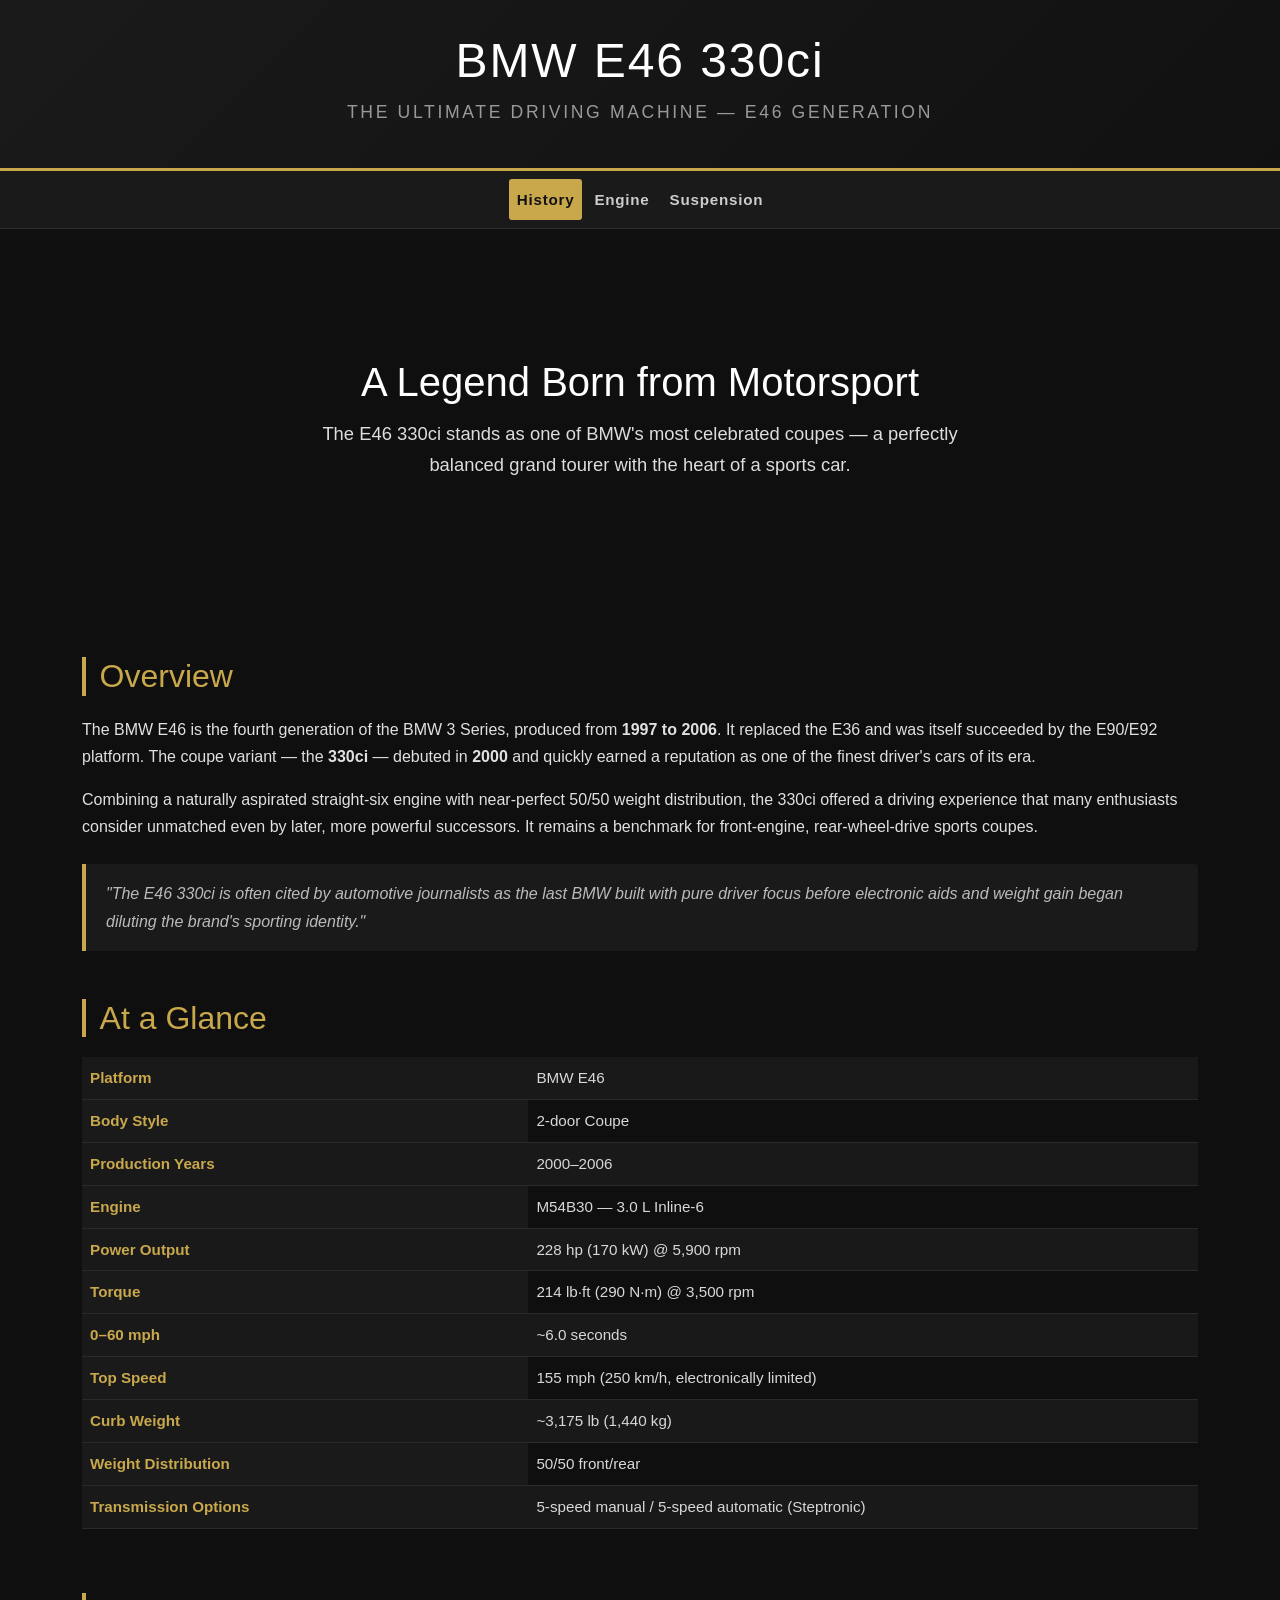
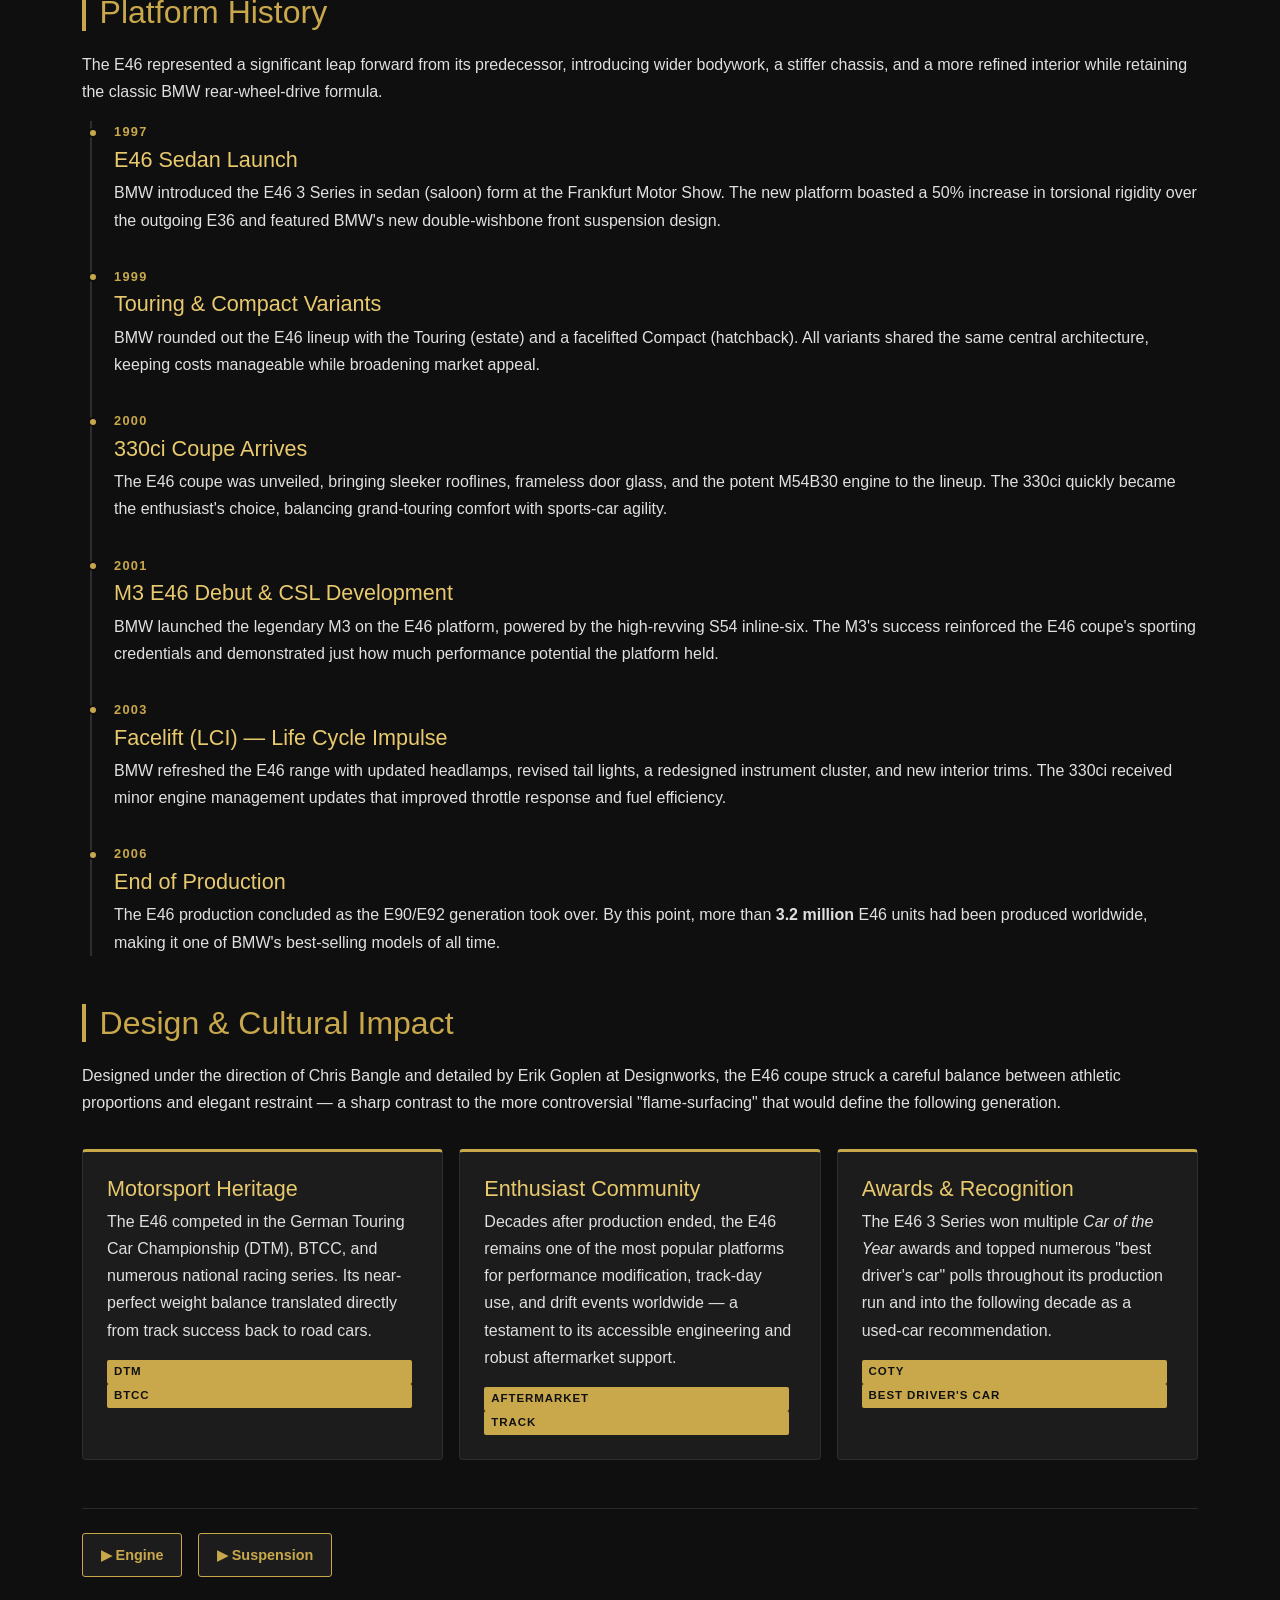
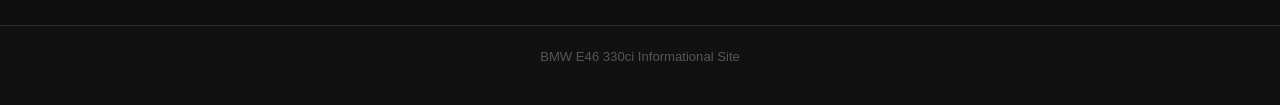
<file: index.html>
<!DOCTYPE html>
<html lang="en">
<head>
  <meta charset="UTF-8" />
  <meta name="viewport" content="width=device-width, initial-scale=1.0" />
  <title>BMW E46 330ci — History</title>
  <!-- Bootstrap 5.3 -->
  <link rel="stylesheet" href="https://cdn.jsdelivr.net/npm/bootstrap@5.3.3/dist/css/bootstrap.min.css" />
  <!-- Custom theme -->
  <link rel="stylesheet" href="styles.css" />
</head>
<body>

  <!-- ===== Header ===== -->
  <header>
    <h1>BMW E46 330ci</h1>
    <p class="sub-title">The Ultimate Driving Machine — E46 Generation</p>
  </header>

  <!-- ===== Navigation (Bootstrap collapsible navbar) ===== -->
  <nav class="navbar navbar-expand-md" aria-label="Main navigation">
    <div class="container-lg">
      <button class="navbar-toggler ms-auto" type="button"
              data-bs-toggle="collapse" data-bs-target="#mainNav"
              aria-controls="mainNav" aria-expanded="false"
              aria-label="Toggle navigation">
        <span class="navbar-toggler-icon"></span>
      </button>
      <div class="collapse navbar-collapse justify-content-center" id="mainNav">
        <ul class="navbar-nav gap-1 py-2 py-md-0">
          <li class="nav-item"><a class="nav-link active" href="index.html">History</a></li>
          <li class="nav-item"><a class="nav-link" href="engine.html">Engine</a></li>
          <li class="nav-item"><a class="nav-link" href="suspension.html">Suspension</a></li>
        </ul>
      </div>
    </div>
  </nav>

  <!-- ===== Hero ===== -->
  <div class="hero" style="background-image: url('https://upload.wikimedia.org/wikipedia/commons/thumb/8/81/2000_Alpina_B3.jpg/1920px-2000_Alpina_B3.jpg'); background-size: cover; background-position: center;" aria-label="BMW E46 330ci">
    <div class="hero-content">
      <h2>A Legend Born from Motorsport</h2>
      <p>
        The E46 330ci stands as one of BMW's most celebrated coupes — a perfectly
        balanced grand tourer with the heart of a sports car.
      </p>
    </div>
  </div>

  <!-- ===== Main Content ===== -->
  <main class="container-lg py-4 py-md-5">

    <!-- Overview -->
    <section class="section" aria-labelledby="overview-heading">
      <div class="section-header">
        <h2 id="overview-heading">Overview</h2>
      </div>
      <p>
        The BMW E46 is the fourth generation of the BMW 3 Series, produced from
        <strong>1997 to 2006</strong>. It replaced the E36 and was itself succeeded
        by the E90/E92 platform. The coupe variant — the <strong>330ci</strong> —
        debuted in <strong>2000</strong> and quickly earned a reputation as one of
        the finest driver's cars of its era.
      </p>
      <p>
        Combining a naturally aspirated straight-six engine with near-perfect
        50/50 weight distribution, the 330ci offered a driving experience that
        many enthusiasts consider unmatched even by later, more powerful successors.
        It remains a benchmark for front-engine, rear-wheel-drive sports coupes.
      </p>

      <div class="callout">
        "The E46 330ci is often cited by automotive journalists as the last BMW
        built with pure driver focus before electronic aids and weight gain began
        diluting the brand's sporting identity."
      </div>
    </section>

    <!-- Key Specs Summary -->
    <section class="section" aria-labelledby="specs-heading">
      <div class="section-header">
        <h2 id="specs-heading">At a Glance</h2>
      </div>
      <div class="table-responsive">
        <table class="spec-table table table-dark table-striped" aria-label="Key specifications">
          <tbody>
            <tr>
              <th scope="row">Platform</th>
              <td>BMW E46</td>
            </tr>
            <tr>
              <th scope="row">Body Style</th>
              <td>2-door Coupe</td>
            </tr>
            <tr>
              <th scope="row">Production Years</th>
              <td>2000–2006</td>
            </tr>
            <tr>
              <th scope="row">Engine</th>
              <td>M54B30 — 3.0 L Inline-6</td>
            </tr>
            <tr>
              <th scope="row">Power Output</th>
              <td>228 hp (170 kW) @ 5,900 rpm</td>
            </tr>
            <tr>
              <th scope="row">Torque</th>
              <td>214 lb·ft (290 N·m) @ 3,500 rpm</td>
            </tr>
            <tr>
              <th scope="row">0–60 mph</th>
              <td>~6.0 seconds</td>
            </tr>
            <tr>
              <th scope="row">Top Speed</th>
              <td>155 mph (250 km/h, electronically limited)</td>
            </tr>
            <tr>
              <th scope="row">Curb Weight</th>
              <td>~3,175 lb (1,440 kg)</td>
            </tr>
            <tr>
              <th scope="row">Weight Distribution</th>
              <td>50/50 front/rear</td>
            </tr>
            <tr>
              <th scope="row">Transmission Options</th>
              <td>5-speed manual / 5-speed automatic (Steptronic)</td>
            </tr>
          </tbody>
        </table>
      </div>
    </section>

    <!-- History Timeline -->
    <section class="section" aria-labelledby="history-heading">
      <div class="section-header">
        <h2 id="history-heading">Platform History</h2>
      </div>
      <p>
        The E46 represented a significant leap forward from its predecessor,
        introducing wider bodywork, a stiffer chassis, and a more refined interior
        while retaining the classic BMW rear-wheel-drive formula.
      </p>

      <div class="timeline">

        <div class="timeline-item">
          <div class="timeline-year">1997</div>
          <h3>E46 Sedan Launch</h3>
          <p>
            BMW introduced the E46 3 Series in sedan (saloon) form at the
            Frankfurt Motor Show. The new platform boasted a 50% increase in
            torsional rigidity over the outgoing E36 and featured BMW's new
            double-wishbone front suspension design.
          </p>
        </div>

        <div class="timeline-item">
          <div class="timeline-year">1999</div>
          <h3>Touring &amp; Compact Variants</h3>
          <p>
            BMW rounded out the E46 lineup with the Touring (estate) and a
            facelifted Compact (hatchback). All variants shared the same
            central architecture, keeping costs manageable while broadening market
            appeal.
          </p>
        </div>

        <div class="timeline-item">
          <div class="timeline-year">2000</div>
          <h3>330ci Coupe Arrives</h3>
          <p>
            The E46 coupe was unveiled, bringing sleeker rooflines, frameless door
            glass, and the potent M54B30 engine to the lineup. The 330ci quickly
            became the enthusiast's choice, balancing grand-touring comfort with
            sports-car agility.
          </p>
        </div>

        <div class="timeline-item">
          <div class="timeline-year">2001</div>
          <h3>M3 E46 Debut &amp; CSL Development</h3>
          <p>
            BMW launched the legendary M3 on the E46 platform, powered by the
            high-revving S54 inline-six. The M3's success reinforced the E46
            coupe's sporting credentials and demonstrated just how much
            performance potential the platform held.
          </p>
        </div>

        <div class="timeline-item">
          <div class="timeline-year">2003</div>
          <h3>Facelift (LCI) — Life Cycle Impulse</h3>
          <p>
            BMW refreshed the E46 range with updated headlamps, revised tail
            lights, a redesigned instrument cluster, and new interior trims.
            The 330ci received minor engine management updates that improved
            throttle response and fuel efficiency.
          </p>
        </div>

        <div class="timeline-item">
          <div class="timeline-year">2006</div>
          <h3>End of Production</h3>
          <p>
            The E46 production concluded as the E90/E92 generation took over.
            By this point, more than <strong>3.2 million</strong> E46 units had
            been produced worldwide, making it one of BMW's best-selling models
            of all time.
          </p>
        </div>

      </div>
    </section>

    <!-- Design & Culture -->
    <section class="section" aria-labelledby="design-heading">
      <div class="section-header">
        <h2 id="design-heading">Design &amp; Cultural Impact</h2>
      </div>
      <p>
        Designed under the direction of Chris Bangle and detailed by Erik
        Goplen at Designworks, the E46 coupe struck a careful balance between
        athletic proportions and elegant restraint — a sharp contrast to the
        more controversial "flame-surfacing" that would define the following
        generation.
      </p>

      <!-- Bootstrap Flexbox row — 1 col on xs, 2 on sm, 3 on lg -->
      <div class="row g-3 mt-1">

        <div class="col-12 col-sm-6 col-lg-4">
          <div class="card">
            <h3>Motorsport Heritage</h3>
            <p>
              The E46 competed in the German Touring Car Championship (DTM),
              BTCC, and numerous national racing series. Its near-perfect weight
              balance translated directly from track success back to road cars.
            </p>
            <span class="tag">DTM</span>
            <span class="tag">BTCC</span>
          </div>
        </div>

        <div class="col-12 col-sm-6 col-lg-4">
          <div class="card">
            <h3>Enthusiast Community</h3>
            <p>
              Decades after production ended, the E46 remains one of the most
              popular platforms for performance modification, track-day use, and
              drift events worldwide — a testament to its accessible engineering
              and robust aftermarket support.
            </p>
            <span class="tag">Aftermarket</span>
            <span class="tag">Track</span>
          </div>
        </div>

        <div class="col-12 col-sm-6 col-lg-4">
          <div class="card">
            <h3>Awards &amp; Recognition</h3>
            <p>
              The E46 3 Series won multiple <em>Car of the Year</em> awards and
              topped numerous "best driver's car" polls throughout its production
              run and into the following decade as a used-car recommendation.
            </p>
            <span class="tag">COTY</span>
            <span class="tag">Best Driver's Car</span>
          </div>
        </div>

      </div>
    </section>

    <!-- Page Navigation -->
    <nav class="page-nav" aria-label="Explore other sections">
      <a href="engine.html">&#9654; Engine</a>
      <a href="suspension.html">&#9654; Suspension</a>
    </nav>

  </main>

  <!-- ===== Footer ===== -->
  <footer>
    <p>BMW E46 330ci Informational Site</p>
  </footer>

  <!-- Bootstrap JS bundle (includes Popper) -->
  <script src="https://cdn.jsdelivr.net/npm/bootstrap@5.3.3/dist/js/bootstrap.bundle.min.js"></script>
</body>
</html>
</file>
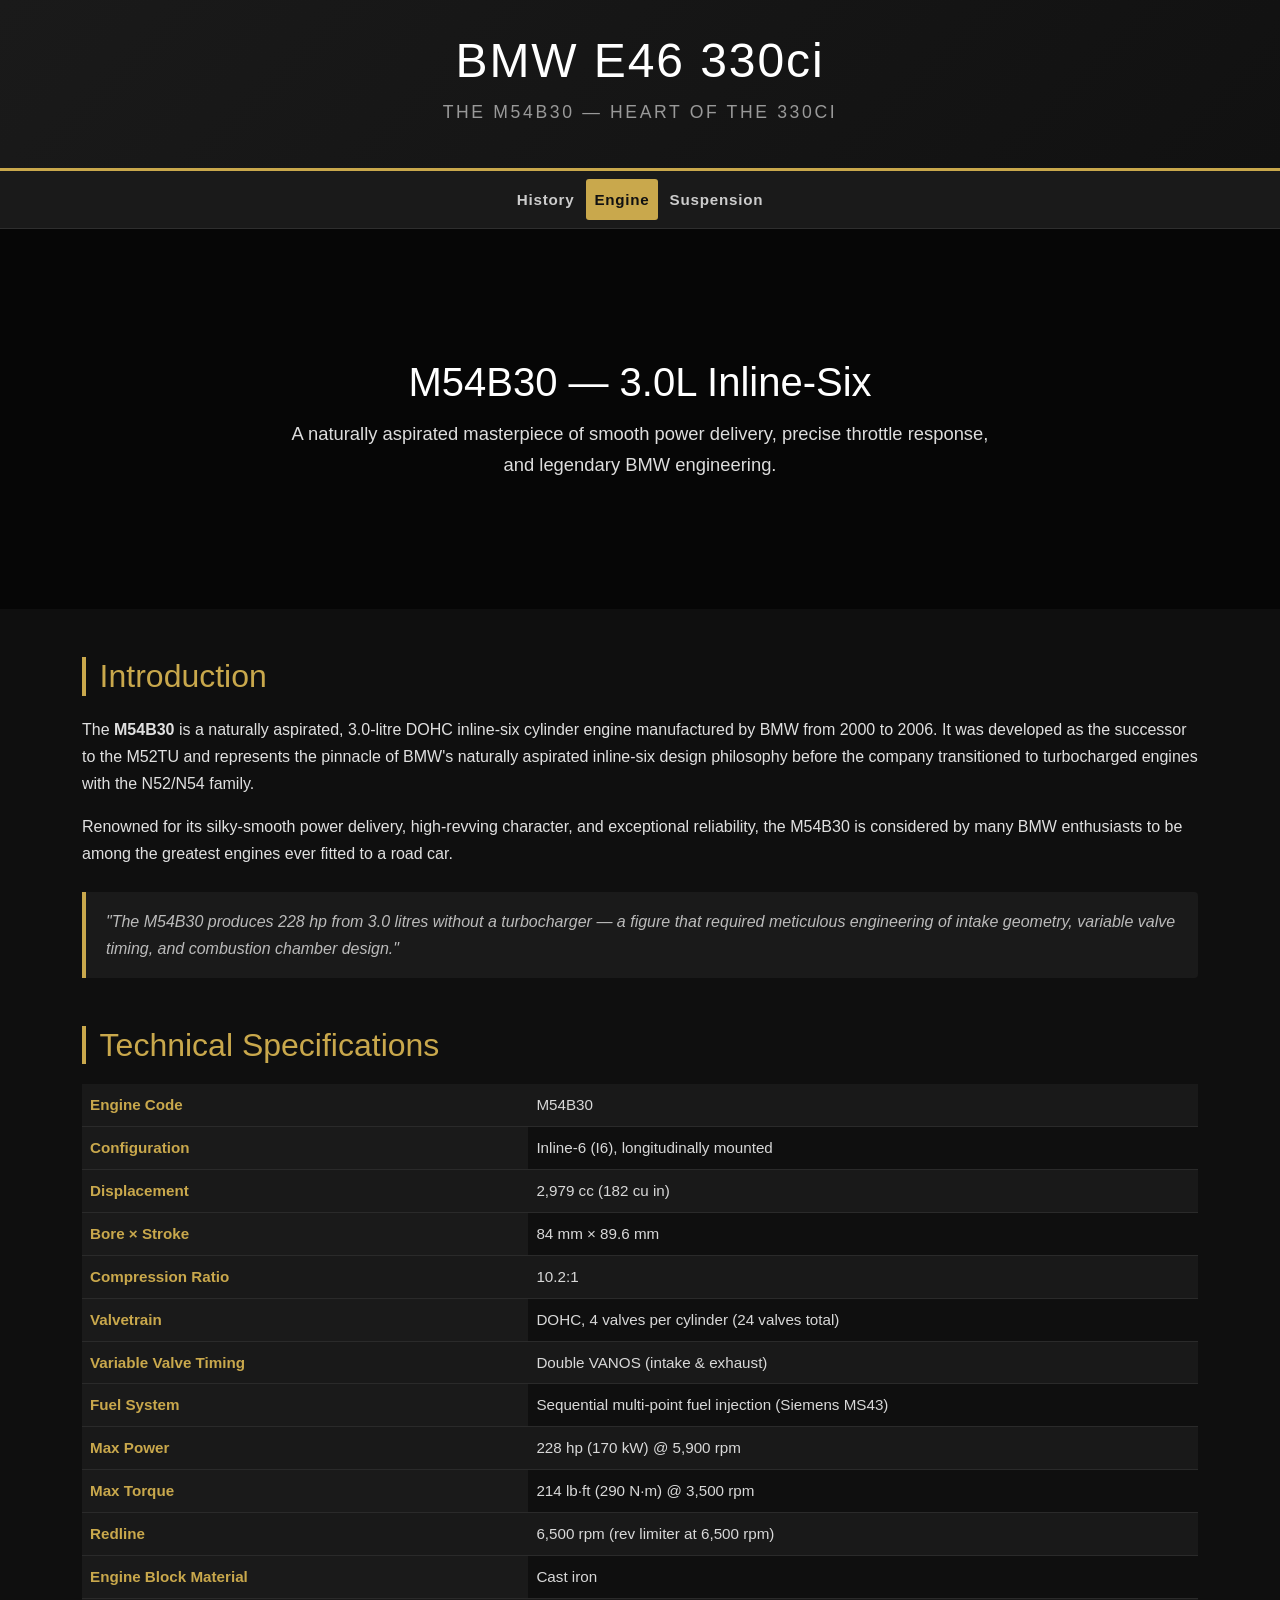
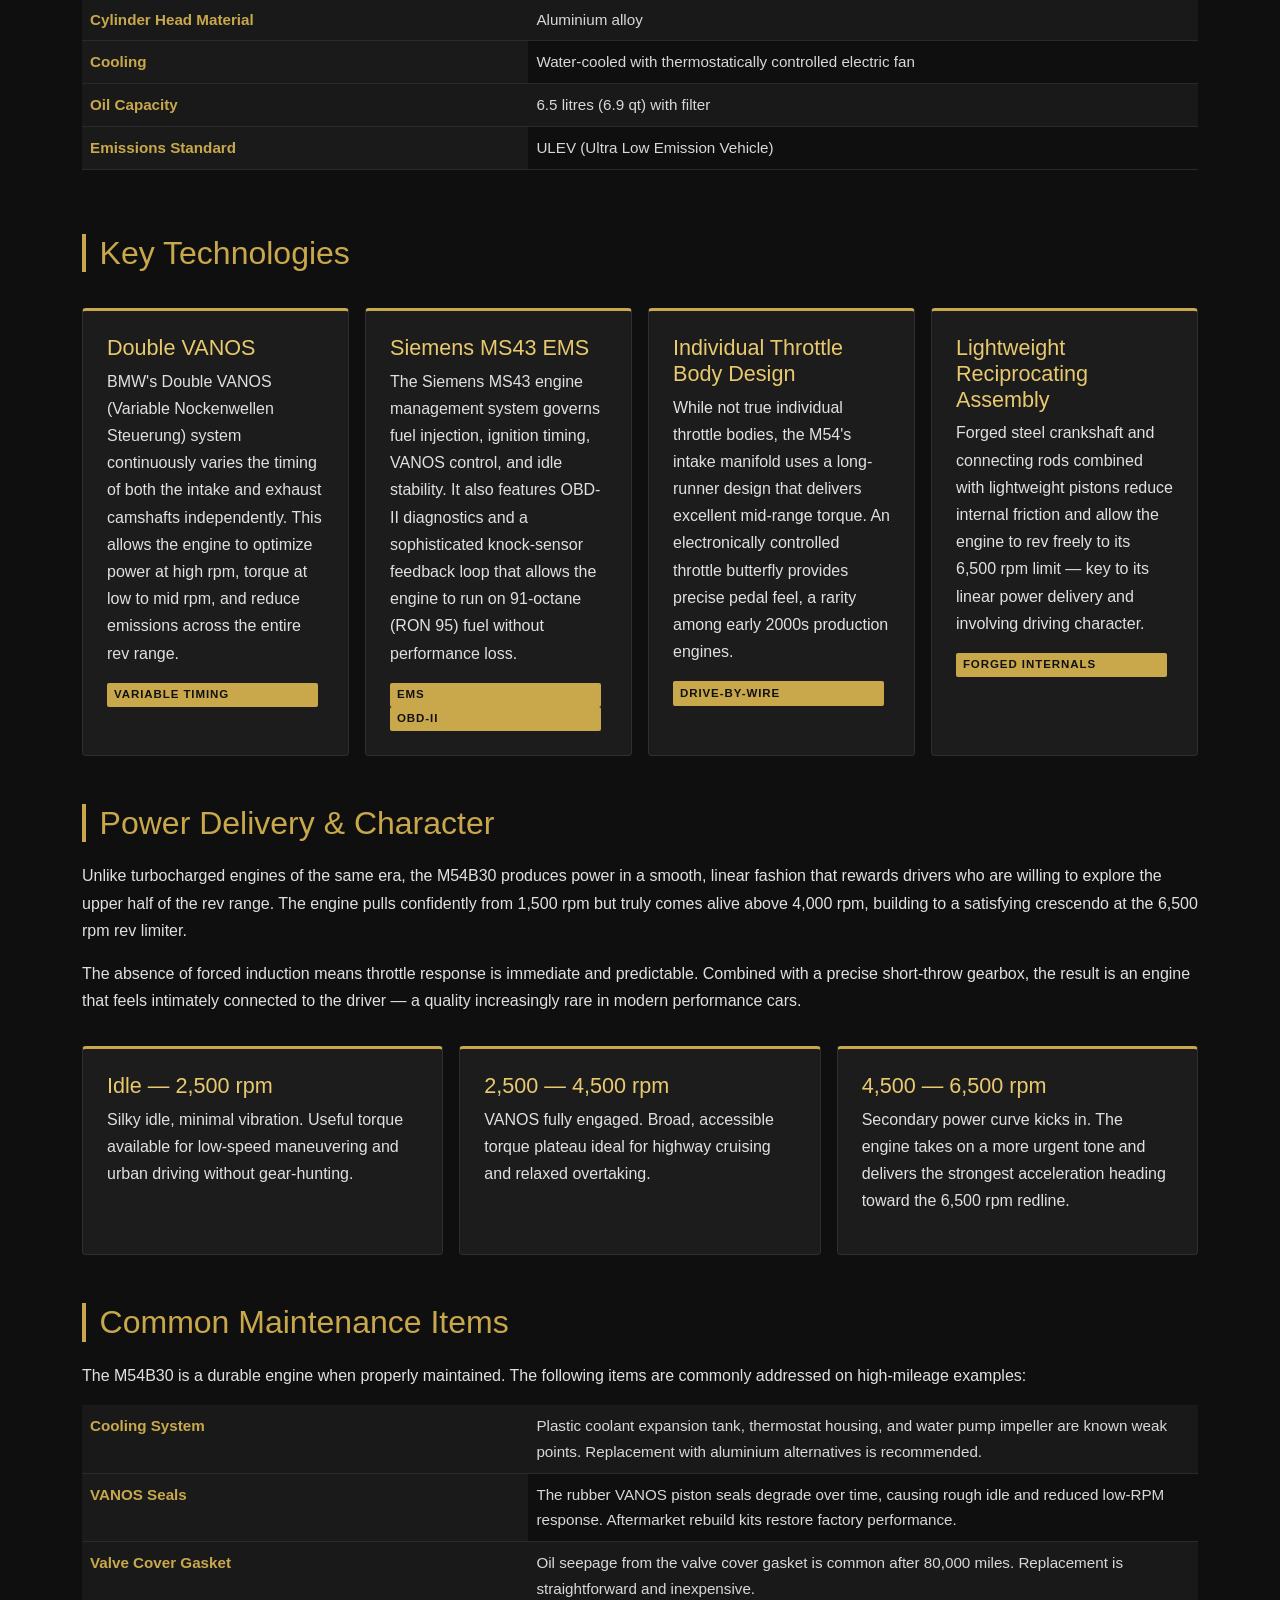
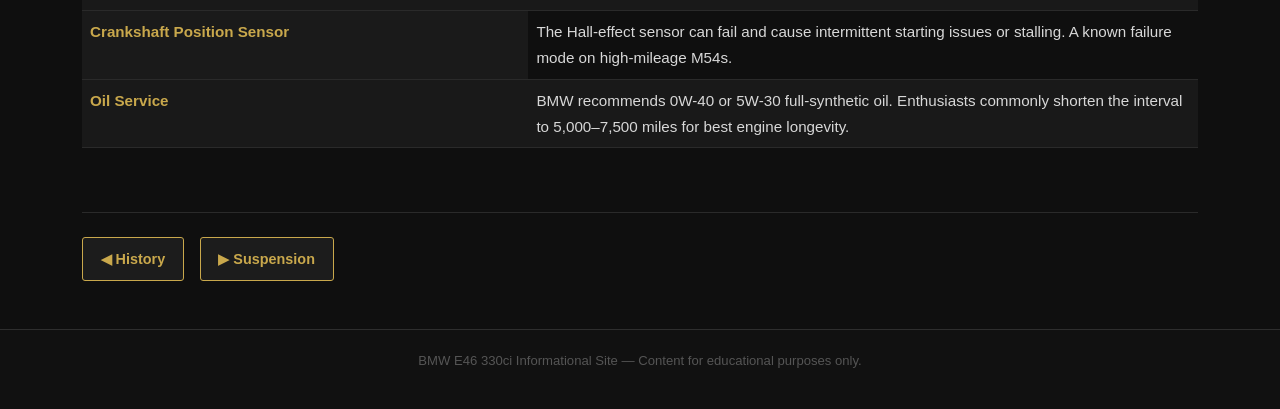
<file: engine.html>
<!DOCTYPE html>
<html lang="en">
<head>
  <meta charset="UTF-8" />
  <meta name="viewport" content="width=device-width, initial-scale=1.0" />
  <title>BMW E46 330ci — Engine</title>
  <!-- Bootstrap 5.3 -->
  <link rel="stylesheet" href="https://cdn.jsdelivr.net/npm/bootstrap@5.3.3/dist/css/bootstrap.min.css" />
  <!-- Custom theme -->
  <link rel="stylesheet" href="styles.css" />
</head>
<body>

  <!-- ===== Header ===== -->
  <header>
    <h1>BMW E46 330ci</h1>
    <p class="sub-title">The M54B30 — Heart of the 330ci</p>
  </header>

  <!-- ===== Navigation (Bootstrap collapsible navbar) ===== -->
  <nav class="navbar navbar-expand-md" aria-label="Main navigation">
    <div class="container-lg">
      <button class="navbar-toggler ms-auto" type="button"
              data-bs-toggle="collapse" data-bs-target="#mainNav"
              aria-controls="mainNav" aria-expanded="false"
              aria-label="Toggle navigation">
        <span class="navbar-toggler-icon"></span>
      </button>
      <div class="collapse navbar-collapse justify-content-center" id="mainNav">
        <ul class="navbar-nav gap-1 py-2 py-md-0">
          <li class="nav-item"><a class="nav-link" href="index.html">History</a></li>
          <li class="nav-item"><a class="nav-link active" href="engine.html">Engine</a></li>
          <li class="nav-item"><a class="nav-link" href="suspension.html">Suspension</a></li>
        </ul>
      </div>
    </div>
  </nav>

  <!-- ===== Hero ===== -->
  <div class="hero">
    <div class="hero-content">
      <h2>M54B30 — 3.0L Inline-Six</h2>
      <p>
        A naturally aspirated masterpiece of smooth power delivery, precise
        throttle response, and legendary BMW engineering.
      </p>
    </div>
  </div>

  <!-- ===== Main Content ===== -->
  <main class="container-lg py-4 py-md-5">

    <!-- Introduction -->
    <section class="section" aria-labelledby="engine-intro-heading">
      <div class="section-header">
        <h2 id="engine-intro-heading">Introduction</h2>
      </div>
      <p>
        The <strong>M54B30</strong> is a naturally aspirated, 3.0-litre
        DOHC inline-six cylinder engine manufactured by BMW from 2000 to 2006.
        It was developed as the successor to the M52TU and represents the
        pinnacle of BMW's naturally aspirated inline-six design philosophy before
        the company transitioned to turbocharged engines with the N52/N54 family.
      </p>
      <p>
        Renowned for its silky-smooth power delivery, high-revving character,
        and exceptional reliability, the M54B30 is considered by many BMW
        enthusiasts to be among the greatest engines ever fitted to a road car.
      </p>

      <div class="callout">
        "The M54B30 produces 228 hp from 3.0 litres without a turbocharger —
        a figure that required meticulous engineering of intake geometry,
        variable valve timing, and combustion chamber design."
      </div>
    </section>

    <!-- Full Specifications -->
    <section class="section" aria-labelledby="engine-specs-heading">
      <div class="section-header">
        <h2 id="engine-specs-heading">Technical Specifications</h2>
      </div>
      <div class="table-responsive">
        <table class="spec-table table table-dark table-striped" aria-label="M54B30 engine specifications">
          <tbody>
            <tr>
              <th scope="row">Engine Code</th>
              <td>M54B30</td>
            </tr>
            <tr>
              <th scope="row">Configuration</th>
              <td>Inline-6 (I6), longitudinally mounted</td>
            </tr>
            <tr>
              <th scope="row">Displacement</th>
              <td>2,979 cc (182 cu in)</td>
            </tr>
            <tr>
              <th scope="row">Bore × Stroke</th>
              <td>84 mm × 89.6 mm</td>
            </tr>
            <tr>
              <th scope="row">Compression Ratio</th>
              <td>10.2:1</td>
            </tr>
            <tr>
              <th scope="row">Valvetrain</th>
              <td>DOHC, 4 valves per cylinder (24 valves total)</td>
            </tr>
            <tr>
              <th scope="row">Variable Valve Timing</th>
              <td>Double VANOS (intake &amp; exhaust)</td>
            </tr>
            <tr>
              <th scope="row">Fuel System</th>
              <td>Sequential multi-point fuel injection (Siemens MS43)</td>
            </tr>
            <tr>
              <th scope="row">Max Power</th>
              <td>228 hp (170 kW) @ 5,900 rpm</td>
            </tr>
            <tr>
              <th scope="row">Max Torque</th>
              <td>214 lb·ft (290 N·m) @ 3,500 rpm</td>
            </tr>
            <tr>
              <th scope="row">Redline</th>
              <td>6,500 rpm (rev limiter at 6,500 rpm)</td>
            </tr>
            <tr>
              <th scope="row">Engine Block Material</th>
              <td>Cast iron</td>
            </tr>
            <tr>
              <th scope="row">Cylinder Head Material</th>
              <td>Aluminium alloy</td>
            </tr>
            <tr>
              <th scope="row">Cooling</th>
              <td>Water-cooled with thermostatically controlled electric fan</td>
            </tr>
            <tr>
              <th scope="row">Oil Capacity</th>
              <td>6.5 litres (6.9 qt) with filter</td>
            </tr>
            <tr>
              <th scope="row">Emissions Standard</th>
              <td>ULEV (Ultra Low Emission Vehicle)</td>
            </tr>
          </tbody>
        </table>
      </div>
    </section>

    <!-- Key Technologies -->
    <section class="section" aria-labelledby="engine-tech-heading">
      <div class="section-header">
        <h2 id="engine-tech-heading">Key Technologies</h2>
      </div>

      <!-- Bootstrap Flexbox row — 1 col on xs, 2 on sm, 2 on md, 4 on xl -->
      <div class="row g-3 mt-1">

        <div class="col-12 col-sm-6 col-xl-3">
          <div class="card">
            <h3>Double VANOS</h3>
            <p>
              BMW's Double VANOS (Variable Nockenwellen Steuerung) system
              continuously varies the timing of both the intake and exhaust
              camshafts independently. This allows the engine to optimize power at
              high rpm, torque at low to mid rpm, and reduce emissions across the
              entire rev range.
            </p>
            <span class="tag">Variable Timing</span>
          </div>
        </div>

        <div class="col-12 col-sm-6 col-xl-3">
          <div class="card">
            <h3>Siemens MS43 EMS</h3>
            <p>
              The Siemens MS43 engine management system governs fuel injection,
              ignition timing, VANOS control, and idle stability. It also features
              OBD-II diagnostics and a sophisticated knock-sensor feedback loop
              that allows the engine to run on 91-octane (RON 95) fuel without
              performance loss.
            </p>
            <span class="tag">EMS</span>
            <span class="tag">OBD-II</span>
          </div>
        </div>

        <div class="col-12 col-sm-6 col-xl-3">
          <div class="card">
            <h3>Individual Throttle Body Design</h3>
            <p>
              While not true individual throttle bodies, the M54's intake manifold
              uses a long-runner design that delivers excellent mid-range torque.
              An electronically controlled throttle butterfly provides precise
              pedal feel, a rarity among early 2000s production engines.
            </p>
            <span class="tag">Drive-by-Wire</span>
          </div>
        </div>

        <div class="col-12 col-sm-6 col-xl-3">
          <div class="card">
            <h3>Lightweight Reciprocating Assembly</h3>
            <p>
              Forged steel crankshaft and connecting rods combined with
              lightweight pistons reduce internal friction and allow the engine to
              rev freely to its 6,500 rpm limit — key to its linear power delivery
              and involving driving character.
            </p>
            <span class="tag">Forged Internals</span>
          </div>
        </div>

      </div>
    </section>

    <!-- Power Delivery & Character -->
    <section class="section" aria-labelledby="engine-char-heading">
      <div class="section-header">
        <h2 id="engine-char-heading">Power Delivery &amp; Character</h2>
      </div>
      <p>
        Unlike turbocharged engines of the same era, the M54B30 produces power
        in a smooth, linear fashion that rewards drivers who are willing to explore
        the upper half of the rev range. The engine pulls confidently from 1,500 rpm
        but truly comes alive above 4,000 rpm, building to a satisfying crescendo
        at the 6,500 rpm rev limiter.
      </p>
      <p>
        The absence of forced induction means throttle response is immediate and
        predictable. Combined with a precise short-throw gearbox, the result is an
        engine that feels intimately connected to the driver — a quality increasingly
        rare in modern performance cars.
      </p>

      <!-- Power band summary cards — equal thirds -->
      <div class="row g-3 mt-1">
        <div class="col-12 col-md-4">
          <div class="card">
            <h3>Idle — 2,500 rpm</h3>
            <p>
              Silky idle, minimal vibration. Useful torque available for low-speed
              maneuvering and urban driving without gear-hunting.
            </p>
          </div>
        </div>
        <div class="col-12 col-md-4">
          <div class="card">
            <h3>2,500 — 4,500 rpm</h3>
            <p>
              VANOS fully engaged. Broad, accessible torque plateau ideal for
              highway cruising and relaxed overtaking.
            </p>
          </div>
        </div>
        <div class="col-12 col-md-4">
          <div class="card">
            <h3>4,500 — 6,500 rpm</h3>
            <p>
              Secondary power curve kicks in. The engine takes on a more urgent
              tone and delivers the strongest acceleration heading toward the
              6,500 rpm redline.
            </p>
          </div>
        </div>
      </div>
    </section>

    <!-- Maintenance Notes -->
    <section class="section" aria-labelledby="engine-maint-heading">
      <div class="section-header">
        <h2 id="engine-maint-heading">Common Maintenance Items</h2>
      </div>
      <p>
        The M54B30 is a durable engine when properly maintained. The following
        items are commonly addressed on high-mileage examples:
      </p>
      <div class="table-responsive">
        <table class="spec-table table table-dark table-striped" aria-label="Common maintenance items">
          <tbody>
            <tr>
              <th scope="row">Cooling System</th>
              <td>
                Plastic coolant expansion tank, thermostat housing, and water pump
                impeller are known weak points. Replacement with aluminium
                alternatives is recommended.
              </td>
            </tr>
            <tr>
              <th scope="row">VANOS Seals</th>
              <td>
                The rubber VANOS piston seals degrade over time, causing rough
                idle and reduced low-RPM response. Aftermarket rebuild kits
                restore factory performance.
              </td>
            </tr>
            <tr>
              <th scope="row">Valve Cover Gasket</th>
              <td>
                Oil seepage from the valve cover gasket is common after 80,000
                miles. Replacement is straightforward and inexpensive.
              </td>
            </tr>
            <tr>
              <th scope="row">Crankshaft Position Sensor</th>
              <td>
                The Hall-effect sensor can fail and cause intermittent starting
                issues or stalling. A known failure mode on high-mileage M54s.
              </td>
            </tr>
            <tr>
              <th scope="row">Oil Service</th>
              <td>
                BMW recommends 0W-40 or 5W-30 full-synthetic oil. Enthusiasts
                commonly shorten the interval to 5,000–7,500 miles for best
                engine longevity.
              </td>
            </tr>
          </tbody>
        </table>
      </div>
    </section>

    <!-- Page Navigation -->
    <nav class="page-nav" aria-label="Explore other sections">
      <a href="index.html">&#9664; History</a>
      <a href="suspension.html">&#9654; Suspension</a>
    </nav>

  </main>

  <!-- ===== Footer ===== -->
  <footer>
    <p>BMW E46 330ci Informational Site &mdash; Content for educational purposes only.</p>
  </footer>

  <!-- Bootstrap JS bundle (includes Popper) -->
  <script src="https://cdn.jsdelivr.net/npm/bootstrap@5.3.3/dist/js/bootstrap.bundle.min.js"></script>
</body>
</html>
</file>
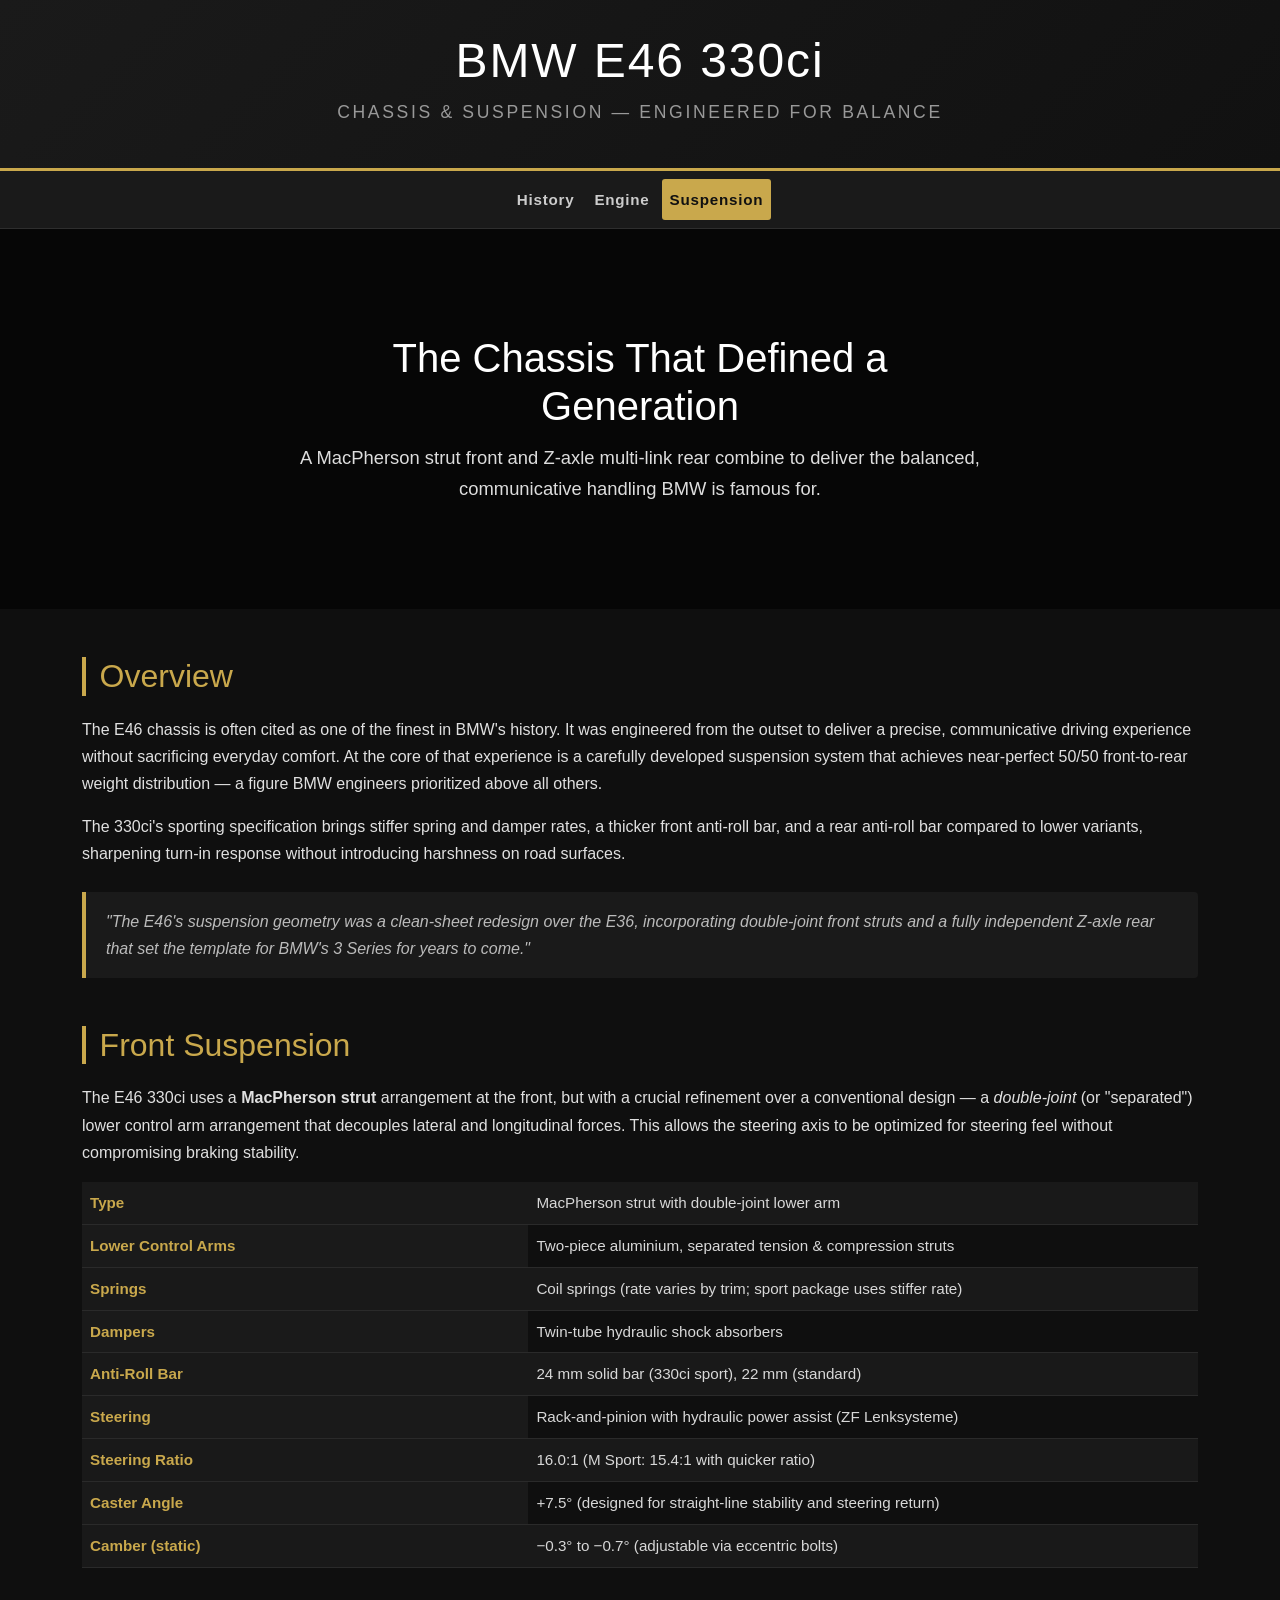
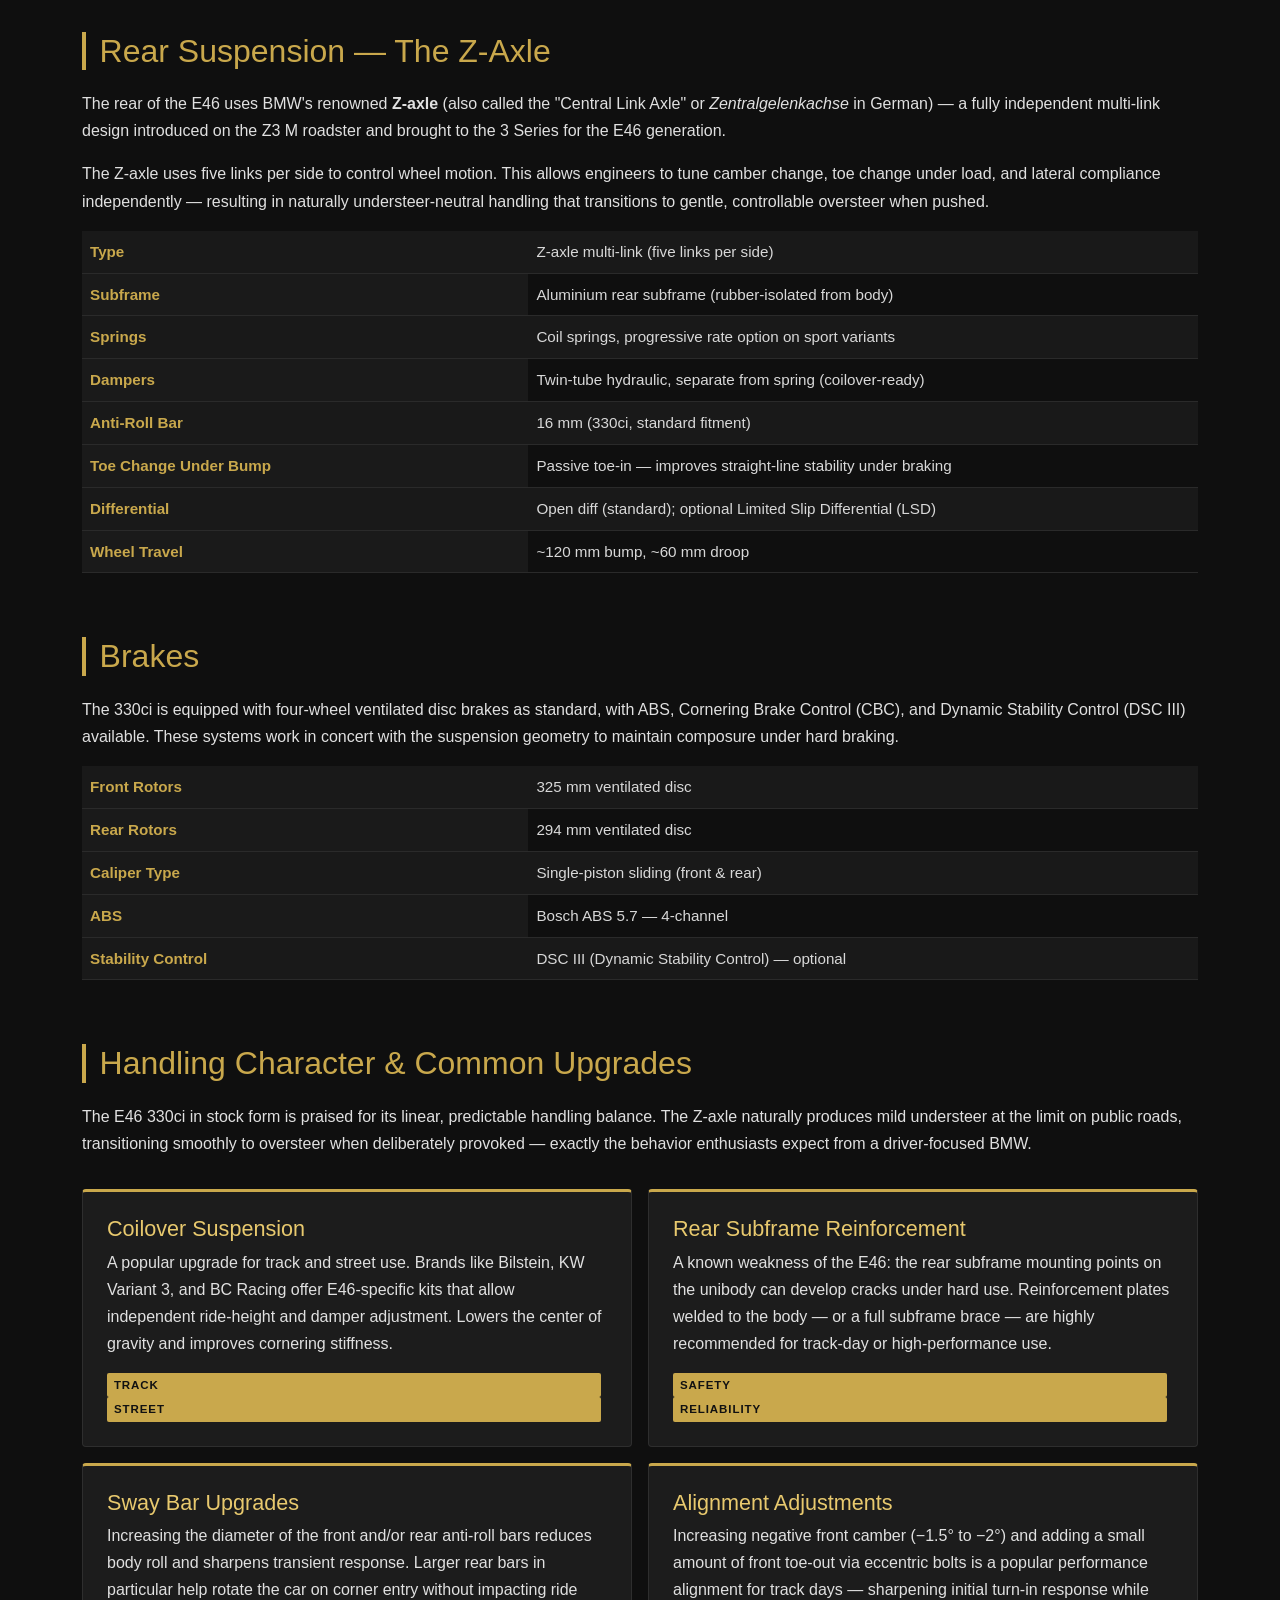
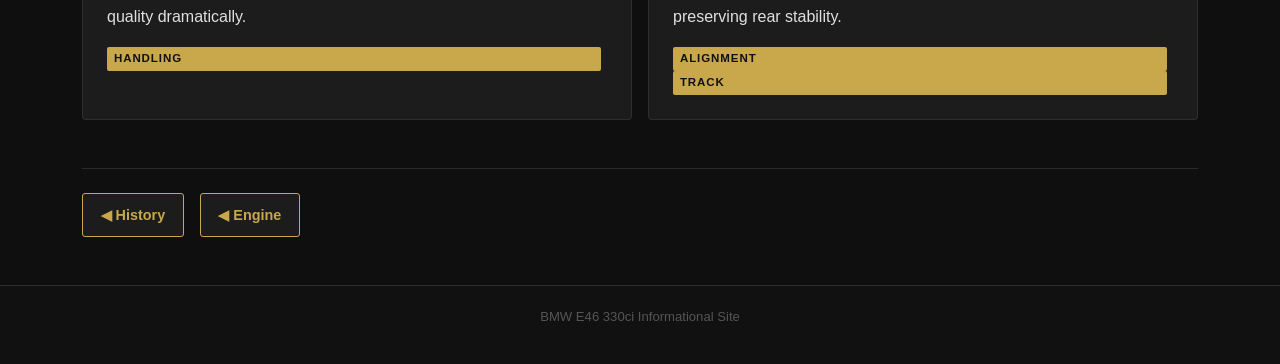
<file: suspension.html>
<!DOCTYPE html>
<html lang="en">
<head>
  <meta charset="UTF-8" />
  <meta name="viewport" content="width=device-width, initial-scale=1.0" />
  <title>BMW E46 330ci — Suspension</title>
  <!-- Bootstrap 5.3 -->
  <link rel="stylesheet" href="https://cdn.jsdelivr.net/npm/bootstrap@5.3.3/dist/css/bootstrap.min.css" />
  <!-- Custom theme -->
  <link rel="stylesheet" href="styles.css" />
</head>
<body>

  <!-- ===== Header ===== -->
  <header>
    <h1>BMW E46 330ci</h1>
    <p class="sub-title">Chassis &amp; Suspension — Engineered for Balance</p>
  </header>

  <!-- ===== Navigation (Bootstrap collapsible navbar) ===== -->
  <nav class="navbar navbar-expand-md" aria-label="Main navigation">
    <div class="container-lg">
      <button class="navbar-toggler ms-auto" type="button"
              data-bs-toggle="collapse" data-bs-target="#mainNav"
              aria-controls="mainNav" aria-expanded="false"
              aria-label="Toggle navigation">
        <span class="navbar-toggler-icon"></span>
      </button>
      <div class="collapse navbar-collapse justify-content-center" id="mainNav">
        <ul class="navbar-nav gap-1 py-2 py-md-0">
          <li class="nav-item"><a class="nav-link" href="index.html">History</a></li>
          <li class="nav-item"><a class="nav-link" href="engine.html">Engine</a></li>
          <li class="nav-item"><a class="nav-link active" href="suspension.html">Suspension</a></li>
        </ul>
      </div>
    </div>
  </nav>

  <!-- ===== Hero ===== -->
  <div class="hero">
    <div class="hero-content">
      <h2>The Chassis That Defined a Generation</h2>
      <p>
        A MacPherson strut front and Z-axle multi-link rear combine to deliver
        the balanced, communicative handling BMW is famous for.
      </p>
    </div>
  </div>

  <!-- ===== Main Content ===== -->
  <main class="container-lg py-4 py-md-5">

    <!-- Introduction -->
    <section class="section" aria-labelledby="susp-intro-heading">
      <div class="section-header">
        <h2 id="susp-intro-heading">Overview</h2>
      </div>
      <p>
        The E46 chassis is often cited as one of the finest in BMW's history.
        It was engineered from the outset to deliver a precise, communicative
        driving experience without sacrificing everyday comfort. At the core of
        that experience is a carefully developed suspension system that achieves
        near-perfect 50/50 front-to-rear weight distribution — a figure BMW
        engineers prioritized above all others.
      </p>
      <p>
        The 330ci's sporting specification brings stiffer spring and damper
        rates, a thicker front anti-roll bar, and a rear anti-roll bar
        compared to lower variants, sharpening turn-in response without
        introducing harshness on road surfaces.
      </p>

      <div class="callout">
        "The E46's suspension geometry was a clean-sheet redesign over the E36,
        incorporating double-joint front struts and a fully independent Z-axle
        rear that set the template for BMW's 3 Series for years to come."
      </div>
    </section>

    <!-- Front Suspension -->
    <section class="section" aria-labelledby="front-susp-heading">
      <div class="section-header">
        <h2 id="front-susp-heading">Front Suspension</h2>
      </div>
      <p>
        The E46 330ci uses a <strong>MacPherson strut</strong> arrangement at
        the front, but with a crucial refinement over a conventional design —
        a <em>double-joint</em> (or "separated") lower control arm arrangement
        that decouples lateral and longitudinal forces. This allows the steering
        axis to be optimized for steering feel without compromising braking
        stability.
      </p>

      <div class="table-responsive">
        <table class="spec-table table table-dark table-striped" aria-label="Front suspension specifications">
          <tbody>
            <tr>
              <th scope="row">Type</th>
              <td>MacPherson strut with double-joint lower arm</td>
            </tr>
            <tr>
              <th scope="row">Lower Control Arms</th>
              <td>Two-piece aluminium, separated tension &amp; compression struts</td>
            </tr>
            <tr>
              <th scope="row">Springs</th>
              <td>Coil springs (rate varies by trim; sport package uses stiffer rate)</td>
            </tr>
            <tr>
              <th scope="row">Dampers</th>
              <td>Twin-tube hydraulic shock absorbers</td>
            </tr>
            <tr>
              <th scope="row">Anti-Roll Bar</th>
              <td>24 mm solid bar (330ci sport), 22 mm (standard)</td>
            </tr>
            <tr>
              <th scope="row">Steering</th>
              <td>Rack-and-pinion with hydraulic power assist (ZF Lenksysteme)</td>
            </tr>
            <tr>
              <th scope="row">Steering Ratio</th>
              <td>16.0:1 (M Sport: 15.4:1 with quicker ratio)</td>
            </tr>
            <tr>
              <th scope="row">Caster Angle</th>
              <td>+7.5° (designed for straight-line stability and steering return)</td>
            </tr>
            <tr>
              <th scope="row">Camber (static)</th>
              <td>−0.3° to −0.7° (adjustable via eccentric bolts)</td>
            </tr>
          </tbody>
        </table>
      </div>
    </section>

    <!-- Rear Suspension -->
    <section class="section" aria-labelledby="rear-susp-heading">
      <div class="section-header">
        <h2 id="rear-susp-heading">Rear Suspension — The Z-Axle</h2>
      </div>
      <p>
        The rear of the E46 uses BMW's renowned <strong>Z-axle</strong>
        (also called the "Central Link Axle" or <em>Zentralgelenkachse</em>
        in German) — a fully independent multi-link design introduced on the
        Z3 M roadster and brought to the 3 Series for the E46 generation.
      </p>
      <p>
        The Z-axle uses five links per side to control wheel motion. This
        allows engineers to tune camber change, toe change under load, and
        lateral compliance independently — resulting in naturally understeer-neutral
        handling that transitions to gentle, controllable oversteer when pushed.
      </p>

      <div class="table-responsive">
        <table class="spec-table table table-dark table-striped" aria-label="Rear suspension specifications">
          <tbody>
            <tr>
              <th scope="row">Type</th>
              <td>Z-axle multi-link (five links per side)</td>
            </tr>
            <tr>
              <th scope="row">Subframe</th>
              <td>Aluminium rear subframe (rubber-isolated from body)</td>
            </tr>
            <tr>
              <th scope="row">Springs</th>
              <td>Coil springs, progressive rate option on sport variants</td>
            </tr>
            <tr>
              <th scope="row">Dampers</th>
              <td>Twin-tube hydraulic, separate from spring (coilover-ready)</td>
            </tr>
            <tr>
              <th scope="row">Anti-Roll Bar</th>
              <td>16 mm (330ci, standard fitment)</td>
            </tr>
            <tr>
              <th scope="row">Toe Change Under Bump</th>
              <td>Passive toe-in — improves straight-line stability under braking</td>
            </tr>
            <tr>
              <th scope="row">Differential</th>
              <td>Open diff (standard); optional Limited Slip Differential (LSD)</td>
            </tr>
            <tr>
              <th scope="row">Wheel Travel</th>
              <td>~120 mm bump, ~60 mm droop</td>
            </tr>
          </tbody>
        </table>
      </div>
    </section>

    <!-- Brakes -->
    <section class="section" aria-labelledby="brakes-heading">
      <div class="section-header">
        <h2 id="brakes-heading">Brakes</h2>
      </div>
      <p>
        The 330ci is equipped with four-wheel ventilated disc brakes as
        standard, with ABS, Cornering Brake Control (CBC), and Dynamic
        Stability Control (DSC III) available. These systems work in concert
        with the suspension geometry to maintain composure under hard braking.
      </p>
      <div class="table-responsive">
        <table class="spec-table table table-dark table-striped" aria-label="Brake specifications">
          <tbody>
            <tr>
              <th scope="row">Front Rotors</th>
              <td>325 mm ventilated disc</td>
            </tr>
            <tr>
              <th scope="row">Rear Rotors</th>
              <td>294 mm ventilated disc</td>
            </tr>
            <tr>
              <th scope="row">Caliper Type</th>
              <td>Single-piston sliding (front &amp; rear)</td>
            </tr>
            <tr>
              <th scope="row">ABS</th>
              <td>Bosch ABS 5.7 — 4-channel</td>
            </tr>
            <tr>
              <th scope="row">Stability Control</th>
              <td>DSC III (Dynamic Stability Control) — optional</td>
            </tr>
          </tbody>
        </table>
      </div>
    </section>

    <!-- Handling Character & Tuning -->
    <section class="section" aria-labelledby="handling-heading">
      <div class="section-header">
        <h2 id="handling-heading">Handling Character &amp; Common Upgrades</h2>
      </div>
      <p>
        The E46 330ci in stock form is praised for its linear, predictable
        handling balance. The Z-axle naturally produces mild understeer at the
        limit on public roads, transitioning smoothly to oversteer when
        deliberately provoked — exactly the behavior enthusiasts expect from
        a driver-focused BMW.
      </p>

      <!-- Bootstrap Flexbox row — 1 col on xs, 2 on sm, 2 on lg -->
      <div class="row g-3 mt-1">

        <div class="col-12 col-sm-6">
          <div class="card">
            <h3>Coilover Suspension</h3>
            <p>
              A popular upgrade for track and street use. Brands like Bilstein,
              KW Variant 3, and BC Racing offer E46-specific kits that allow
              independent ride-height and damper adjustment. Lowers the center
              of gravity and improves cornering stiffness.
            </p>
            <span class="tag">Track</span>
            <span class="tag">Street</span>
          </div>
        </div>

        <div class="col-12 col-sm-6">
          <div class="card">
            <h3>Rear Subframe Reinforcement</h3>
            <p>
              A known weakness of the E46: the rear subframe mounting points on
              the unibody can develop cracks under hard use. Reinforcement plates
              welded to the body — or a full subframe brace — are highly
              recommended for track-day or high-performance use.
            </p>
            <span class="tag">Safety</span>
            <span class="tag">Reliability</span>
          </div>
        </div>

        <div class="col-12 col-sm-6">
          <div class="card">
            <h3>Sway Bar Upgrades</h3>
            <p>
              Increasing the diameter of the front and/or rear anti-roll bars
              reduces body roll and sharpens transient response. Larger rear bars
              in particular help rotate the car on corner entry without impacting
              ride quality dramatically.
            </p>
            <span class="tag">Handling</span>
          </div>
        </div>

        <div class="col-12 col-sm-6">
          <div class="card">
            <h3>Alignment Adjustments</h3>
            <p>
              Increasing negative front camber (−1.5° to −2°) and adding a small
              amount of front toe-out via eccentric bolts is a popular
              performance alignment for track days — sharpening initial turn-in
              response while preserving rear stability.
            </p>
            <span class="tag">Alignment</span>
            <span class="tag">Track</span>
          </div>
        </div>

      </div>
    </section>

    <!-- Page Navigation -->
    <nav class="page-nav" aria-label="Explore other sections">
      <a href="index.html">&#9664; History</a>
      <a href="engine.html">&#9664; Engine</a>
    </nav>

  </main>

  <!-- ===== Footer ===== -->
  <footer>
    <p>BMW E46 330ci Informational Site</p>
  </footer>

  <!-- Bootstrap JS bundle (includes Popper) -->
  <script src="https://cdn.jsdelivr.net/npm/bootstrap@5.3.3/dist/js/bootstrap.bundle.min.js"></script>
</body>
</html>
</file>
<file: styles.css>
/* ---------- Base ---------- */
html {
  font-size: 16px;
  scroll-behavior: smooth;
}

body {
  font-family: 'Segoe UI', Arial, sans-serif;
  background-color: #0f0f0f;
  color: #e0e0e0;
  line-height: 1.7;
  min-height: 100vh;
  display: flex;
  flex-direction: column;
}

/* ---------- Typography ---------- */
h1 {
  font-size: clamp(1.8rem, 5vw, 3rem);
  letter-spacing: 0.04em;
  color: #ffffff;
}

h2 {
  font-size: clamp(1.3rem, 3.5vw, 2rem);
  color: #c9a84c;
  margin-bottom: 0.5rem;
}

h3 {
  font-size: clamp(1.05rem, 2.5vw, 1.35rem);
  color: #e8c96e;
  margin-bottom: 0.4rem;
}

p {
  margin-bottom: 1rem;
}

a {
  color: #c9a84c;
  text-decoration: none;
  transition: color 0.2s ease;
}

a:hover,
a:focus {
  color: #f0d780;
  text-decoration: underline;
}

/* ---------- Header ---------- */
header {
  background: linear-gradient(135deg, #1a1a1a 0%, #111 100%);
  border-bottom: 3px solid #c9a84c;
  padding: 2rem 1.5rem 1.5rem;
  text-align: center;
}

header .sub-title {
  font-size: clamp(0.85rem, 2vw, 1.1rem);
  color: #999;
  letter-spacing: 0.15em;
  text-transform: uppercase;
  margin-top: 0.3rem;
}

/* ---------- Navigation (Bootstrap override) ---------- */
.navbar {
  background-color: #1a1a1a;
  border-bottom: 1px solid #2e2e2e;
}

.navbar-nav .nav-link {
  font-weight: 600;
  font-size: 0.95rem;
  letter-spacing: 0.05em;
  color: #ccc;
  border-radius: 3px;
  padding: 0.5rem 1.2rem;
  transition: background 0.2s ease, color 0.2s ease;
}

.navbar-nav .nav-link:hover,
.navbar-nav .nav-link.active {
  background-color: #c9a84c;
  color: #111 !important;
  text-decoration: none;
}

.navbar-toggler {
  border-color: #c9a84c;
}

.navbar-toggler-icon {
  background-image: url("data:image/svg+xml,%3csvg xmlns='http://www.w3.org/2000/svg' viewBox='0 0 30 30'%3e%3cpath stroke='%23c9a84c' stroke-linecap='round' stroke-miterlimit='10' stroke-width='2' d='M4 7h22M4 15h22M4 23h22'/%3e%3c/svg%3e");
}

/* ---------- Hero Banner ---------- */
.hero {
  background: linear-gradient(rgba(0,0,0,0.6), rgba(0,0,0,0.6)),
              url('https://upload.wikimedia.org/wikipedia/commons/thumb/d/d5/2003_BMW_330ci_coupe_%28E46%29%2C_front_8.21.19.jpg/1280px-2003_BMW_330ci_coupe_%28E46%29%2C_front_8.21.19.jpg')
              center/cover no-repeat;
  min-height: clamp(200px, 40vw, 380px);
  display: flex;
  align-items: center;
  justify-content: center;
  padding: 2rem;
  text-align: center;
}

.hero-content {
  max-width: 700px;
}

.hero-content h2 {
  font-size: clamp(1.5rem, 4vw, 2.5rem);
  color: #ffffff;
}

.hero-content p {
  font-size: clamp(0.9rem, 2.5vw, 1.15rem);
  color: #ddd;
  margin-top: 0.75rem;
  margin-bottom: 0;
}

/* ---------- Main Content ---------- */
main {
  flex: 1;
}

/* ---------- Section ---------- */
.section {
  margin-bottom: 3rem;
}

.section-header {
  border-left: 4px solid #c9a84c;
  padding-left: 0.85rem;
  margin-bottom: 1.25rem;
}

/* ---------- Cards (Bootstrap col children) ---------- */
.card {
  background-color: #1c1c1c;
  border: 1px solid #2e2e2e;
  border-top: 3px solid #c9a84c;
  border-radius: 4px;
  padding: 1.5rem;
  transition: transform 0.2s ease, box-shadow 0.2s ease;
  color: #e0e0e0;
  height: 100%;
}

.card:hover {
  transform: translateY(-3px);
  box-shadow: 0 6px 20px rgba(201, 168, 76, 0.15);
}

/* ---------- Spec Table (Bootstrap table override) ---------- */
.spec-table {
  font-size: 0.95rem;
  --bs-table-bg: transparent;
  --bs-table-striped-bg: #191919;
  --bs-table-border-color: #2a2a2a;
  --bs-table-color: #d8d8d8;
}

.spec-table th {
  background-color: #1a1a1a;
  color: #c9a84c;
  font-weight: 600;
  width: 40%;
  border-bottom-color: #2a2a2a;
}

.spec-table td {
  color: #d8d8d8;
}

/* ---------- Timeline ---------- */
.timeline {
  position: relative;
  padding-left: 2rem;
  margin-top: 1rem;
}

.timeline::before {
  content: '';
  position: absolute;
  left: 0.5rem;
  top: 0;
  bottom: 0;
  width: 2px;
  background: #2e2e2e;
}

.timeline-item {
  position: relative;
  margin-bottom: 2rem;
}

.timeline-item::before {
  content: '';
  position: absolute;
  left: -1.6rem;
  top: 0.4rem;
  width: 10px;
  height: 10px;
  border-radius: 50%;
  background: #c9a84c;
  border: 2px solid #0f0f0f;
}

.timeline-year {
  font-size: 0.8rem;
  font-weight: 700;
  color: #c9a84c;
  letter-spacing: 0.1em;
  text-transform: uppercase;
  margin-bottom: 0.25rem;
}

/* ---------- Callout ---------- */
.callout {
  background-color: #1a1a1a;
  border-left: 4px solid #c9a84c;
  border-radius: 0 4px 4px 0;
  padding: 1rem 1.25rem;
  margin: 1.5rem 0;
  font-style: italic;
  color: #bbb;
}

/* ---------- Tag / Badge ---------- */
.tag {
  display: inline-block;
  background-color: #c9a84c;
  color: #111;
  font-size: 0.72rem;
  font-weight: 700;
  letter-spacing: 0.08em;
  text-transform: uppercase;
  padding: 0.2em 0.6em;
  border-radius: 2px;
  margin-right: 0.4rem;
  vertical-align: middle;
}

/* ---------- Page Navigation Links ---------- */
.page-nav {
  display: flex;
  flex-wrap: wrap;
  gap: 1rem;
  margin-top: 2.5rem;
  padding-top: 1.5rem;
  border-top: 1px solid #2a2a2a;
}

.page-nav a {
  display: inline-flex;
  align-items: center;
  gap: 0.4rem;
  background-color: #1c1c1c;
  border: 1px solid #c9a84c;
  color: #c9a84c;
  padding: 0.55rem 1.1rem;
  border-radius: 3px;
  font-weight: 600;
  font-size: 0.9rem;
  transition: background 0.2s ease, color 0.2s ease;
}

.page-nav a:hover {
  background-color: #c9a84c;
  color: #111;
  text-decoration: none;
}

/* ---------- Footer ---------- */
footer {
  background-color: #111;
  border-top: 1px solid #2e2e2e;
  text-align: center;
  padding: 1.25rem 1rem;
  font-size: 0.82rem;
  color: #555;
}

/* ---------- Responsive Adjustments ---------- */
@media (max-width: 576px) {
  .hero {
    min-height: 180px;
  }

  .spec-table th {
    width: 50%;
  }

  .page-nav {
    flex-direction: column;
  }
}
</file>
